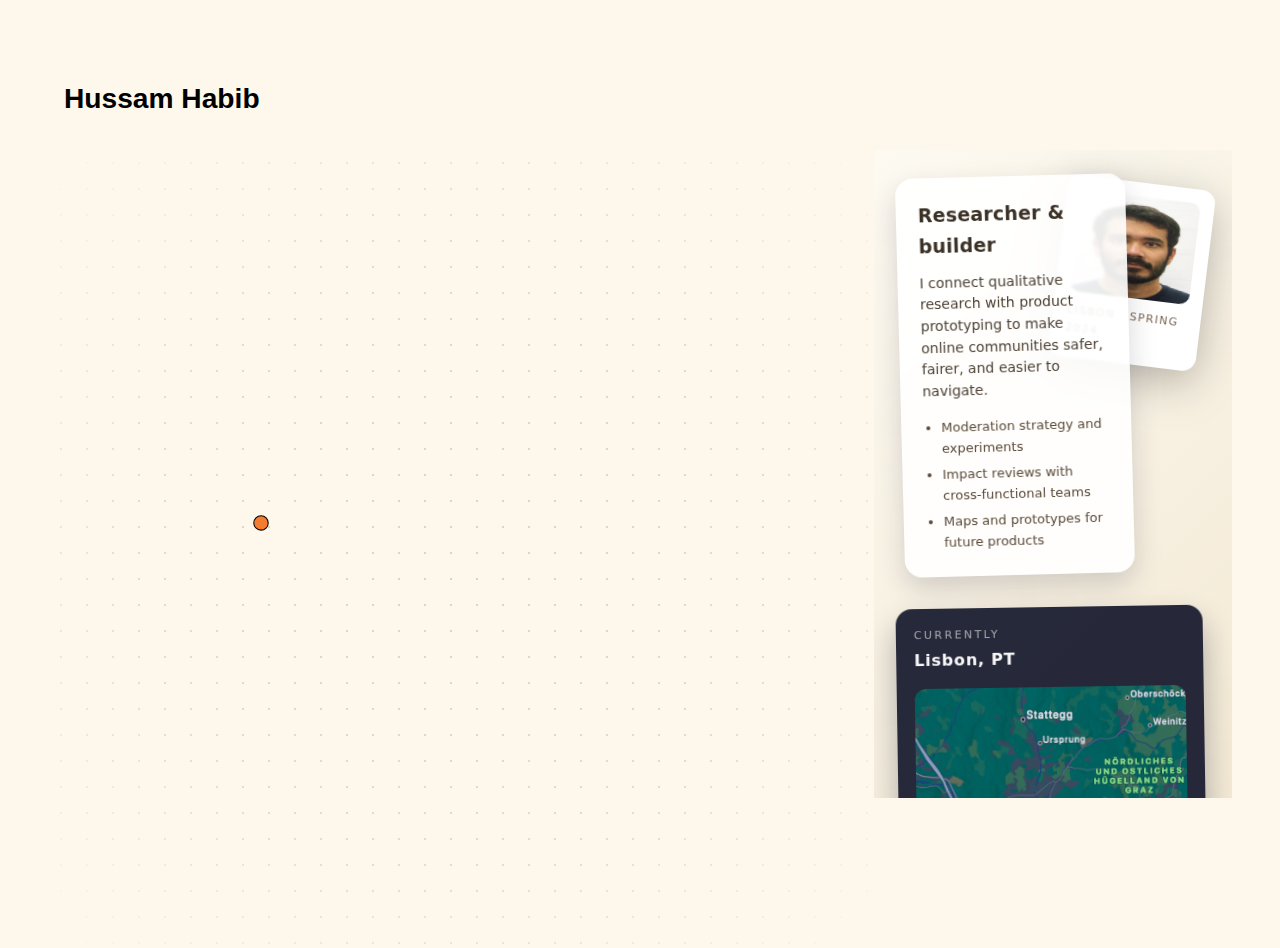
<file: index.html>
<!doctype html>
<html lang="en">
<head>
  <meta charset="utf-8" />
  <title>Hussam Habib</title>
  <link rel="stylesheet" href="style.css" />
</head>
<body>
  <header class="site-header">
    <h1>Hussam Habib</h1>
  </header>

  <main class="site-main">
    <div id="graph-container">
      <svg id="graph" viewBox="0 0 1600 900" xmlns="http://www.w3.org/2000/svg" preserveAspectRatio="xMidYMid meet"></svg>
    </div>
    <aside id="detail-panel" aria-live="polite">
      <div id="detail-panel-inner">
        <h2 id="detail-title">Select a node</h2>
        <div id="detail-content"></div>
      </div>
    </aside>
  </main>

  <script src="panel-manager.js"></script>
  <script src="graph.js"></script>
</body>
</html>
</file>
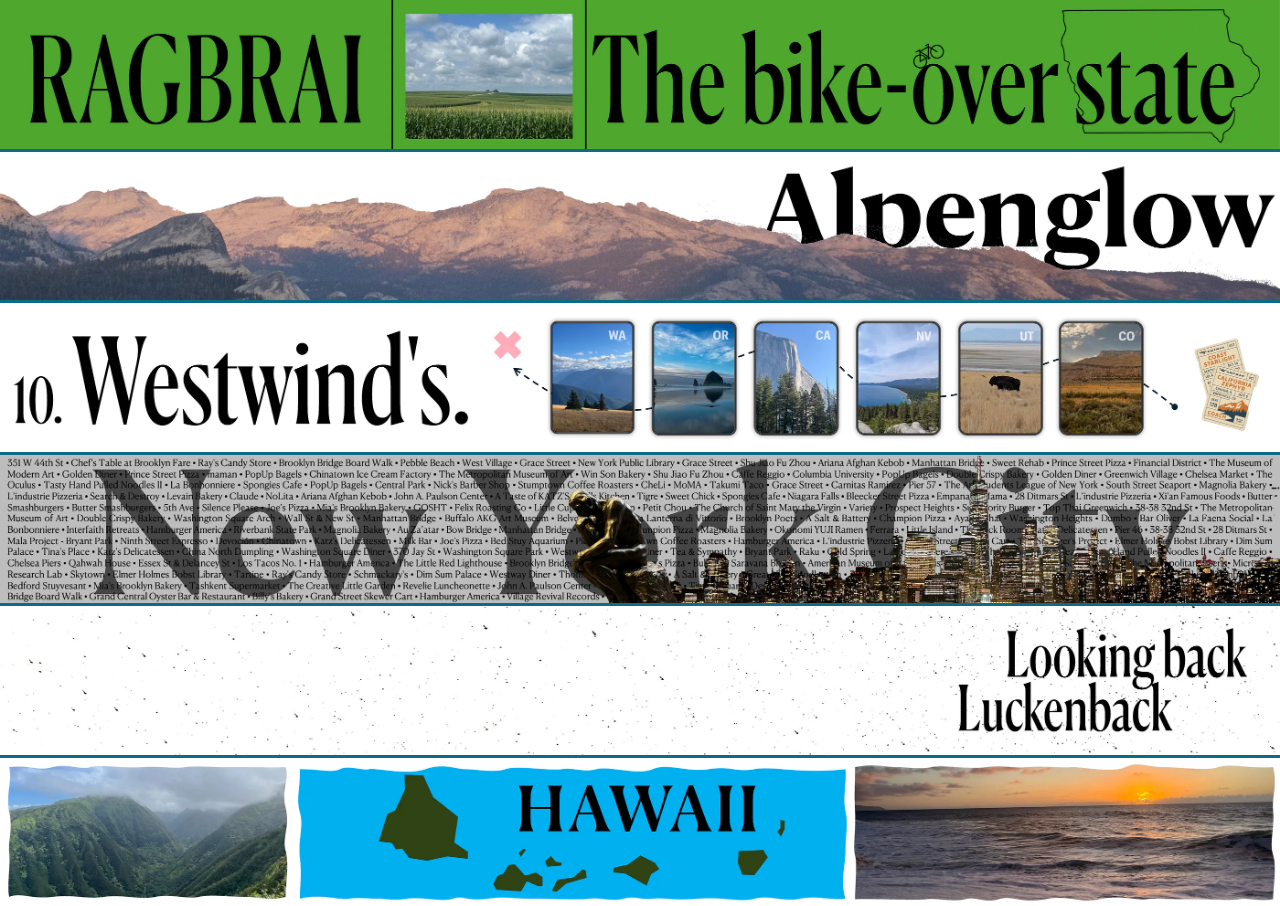
<file: blog/index.html>
<!doctype html>
<html lang="en">
<head>
<meta charset="utf-8" />
<meta name="viewport" content="width=device-width, initial-scale=1" />
<title>Blog Posts</title>
<style>
  :root{
    --rule: 3px;          /* separator thickness */
    --line: #0e6b85;      /* separator color */
    --bg: #ffffff;           /* page background to hide any sub-pixel seams */
    --fade: .28s;         /* hover crossfade duration */
  }

  /* reset */
  * { box-sizing: border-box; }
  html, body {
    margin: 0; padding: 0;
    width: 100%; height: 100%;
    background: var(--bg);
  }

  .board { margin: 0; padding: 0; width: 100%; }

  /* Each ROW is a full-width link — entire row is clickable */
  a.strip{
    display: block;
    position: relative;
    margin: 0; padding: 0;
    width: 100%;
    text-decoration: none;
    color: inherit;
    cursor: pointer;
    -webkit-tap-highlight-color: transparent;
  }
  /* horizontal separator BETWEEN rows (on the next row’s top edge) */
  a.strip + a.strip{ border-top: var(--rule) solid var(--line); }

  /* Base image defines layout height (no cropping) */
  .strip > img.base{
    display: block;
    width: 100%;
    height: auto;              /* keeps aspect ratio */
    user-select: none;
    -webkit-user-drag: none;
  }

  /* Hover image sits on top and fades in */
  .strip > img.hover{
    position: absolute;
    inset: 0;
    width: 100%;
    height: 100%;
    object-fit: cover;         /* assumes same aspect as base; adjust if needed */
    opacity: 0;
    transition: opacity var(--fade) ease;
    pointer-events: none;      /* overlay never blocks clicks */
  }

  /* Show hover image on hover/focus */
  a.strip:is(:hover, :focus-visible) > img.hover{ opacity: 1; }

  /* Accessibility: respect reduced motion */
  @media (prefers-reduced-motion: reduce){
    .strip > img.hover{ transition: none; }
  }
</style>
</head>
<body>

<div class="board">
  <!-- Update href targets; keep your files in /res -->
  <a class="strip" href="ragbrai.html" aria-label="Open page 1">
    <img class="base"  src="res/tiles/ragbrai.webp"        alt="" loading="lazy" decoding="async">
    <img class="hover" src="res/tiles/ragbrai_hover.webp"  alt="" loading="lazy" decoding="async" aria-hidden="true">
  </a>

  <a class="strip" href="alpenglow.html" aria-label="Open page 2">
    <img class="base"  src="res/tiles/alpenglow.webp"        alt="" loading="lazy" decoding="async">
    <img class="hover" src="res/tiles/alpenglow_hover.webp"  alt="" loading="lazy" decoding="async" aria-hidden="true">
  </a>

  <a class="strip" href="westwinds.html" aria-label="Open page 3">
    <img class="base"  src="res/tiles/westwinds.webp"        alt="" loading="lazy" decoding="async">
    <img class="hover" src="res/tiles/westwinds_hover.webp"  alt="" loading="lazy" decoding="async" aria-hidden="true">
  </a>
  <a class="strip" href="nyc.html" aria-label="Open New York page">
    <img class="base"  src="res/tiles/nyc.webp"        alt="" loading="lazy" decoding="async">
    <img class="hover" src="res/tiles/nyc_hover.webp"  alt="" loading="lazy" decoding="async" aria-hidden="true">
  </a>
  <a class="strip" href="luckenback.html" aria-label="Open Luckenback page">
    <img class="base"  src="res/tiles/luckenback.webp"        alt="" loading="lazy" decoding="async">
    <img class="hover" src="res/tiles/luckenback_hover.webp"  alt="" loading="lazy" decoding="async" aria-hidden="true">
  </a>
  <a class="strip" href="hawaii.html" aria-label="Open Hawaii page">
    <img class="base"  src="res/tiles/hawaii.webp"        alt="" loading="lazy" decoding="async">
    <img class="hover" src="res/tiles/hawaii_hover.webp"  alt="" loading="lazy" decoding="async" aria-hidden="true">
  </a>
</div>

</body>
</html>
</file>
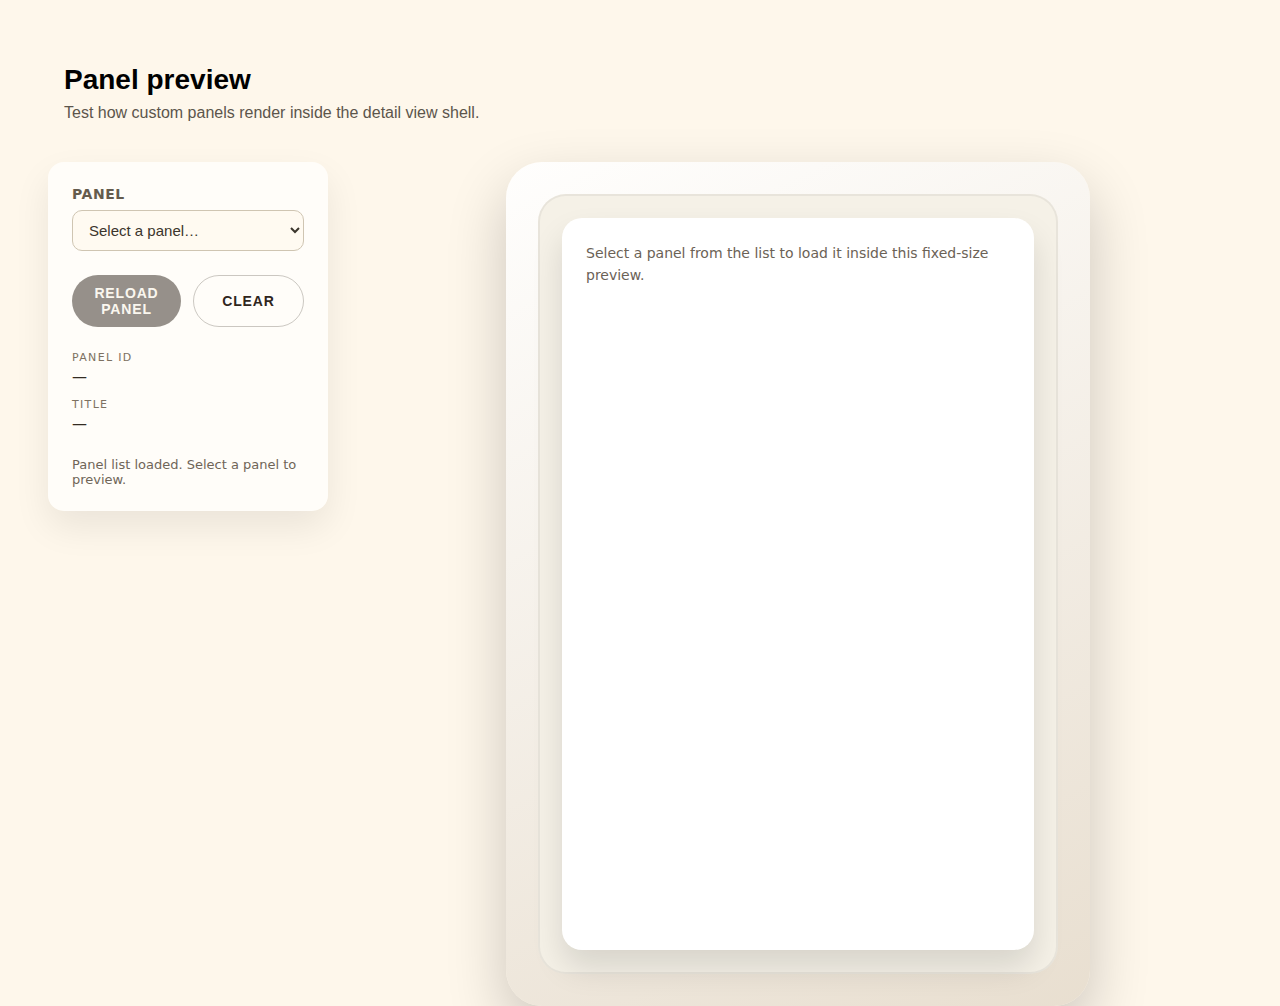
<file: preview.html>
<!doctype html>
<html lang="en">
<head>
  <meta charset="utf-8" />
  <title>Panel Preview · Hussam Habib</title>
  <link rel="stylesheet" href="style.css" />
  <link rel="stylesheet" href="preview.css" />
</head>
<body class="preview-page">
  <header class="site-header preview-header">
    <h1>Panel preview</h1>
    <p class="preview-subtitle">Test how custom panels render inside the detail view shell.</p>
  </header>

  <main class="preview-main">
    <section class="preview-controls" aria-label="Panel controls">
      <div class="control-group">
        <label class="control-label" for="panel-select">Panel</label>
        <select id="panel-select" class="control-select">
          <option value="">Select a panel…</option>
        </select>
      </div>
      <div class="control-actions">
        <button type="button" id="reload-panel" class="control-button" disabled>Reload panel</button>
        <button type="button" id="clear-panel" class="control-button control-button--ghost">Clear</button>
      </div>
      <dl class="panel-meta" id="panel-meta" aria-live="polite">
        <div>
          <dt>Panel ID</dt>
          <dd id="panel-meta-id">—</dd>
        </div>
        <div>
          <dt>Title</dt>
          <dd id="panel-meta-title">—</dd>
        </div>
      </dl>
      <p class="panel-status" id="panel-status" role="status">Choose a panel to start the preview.</p>
    </section>

    <section class="preview-stage" aria-label="Panel preview">
      <div class="preview-device">
        <div class="preview-device-screen">
          <aside id="detail-panel">
            <div id="detail-panel-inner">
              <h2 id="detail-title">Panel preview</h2>
              <div id="detail-content">
                <p class="preview-placeholder">Select a panel from the list to load it inside this fixed-size preview.</p>
              </div>
            </div>
          </aside>
        </div>
      </div>
    </section>
  </main>

  <script src="panel-manager.js"></script>
  <script src="panel-preview.js"></script>
</body>
</html>
</file>
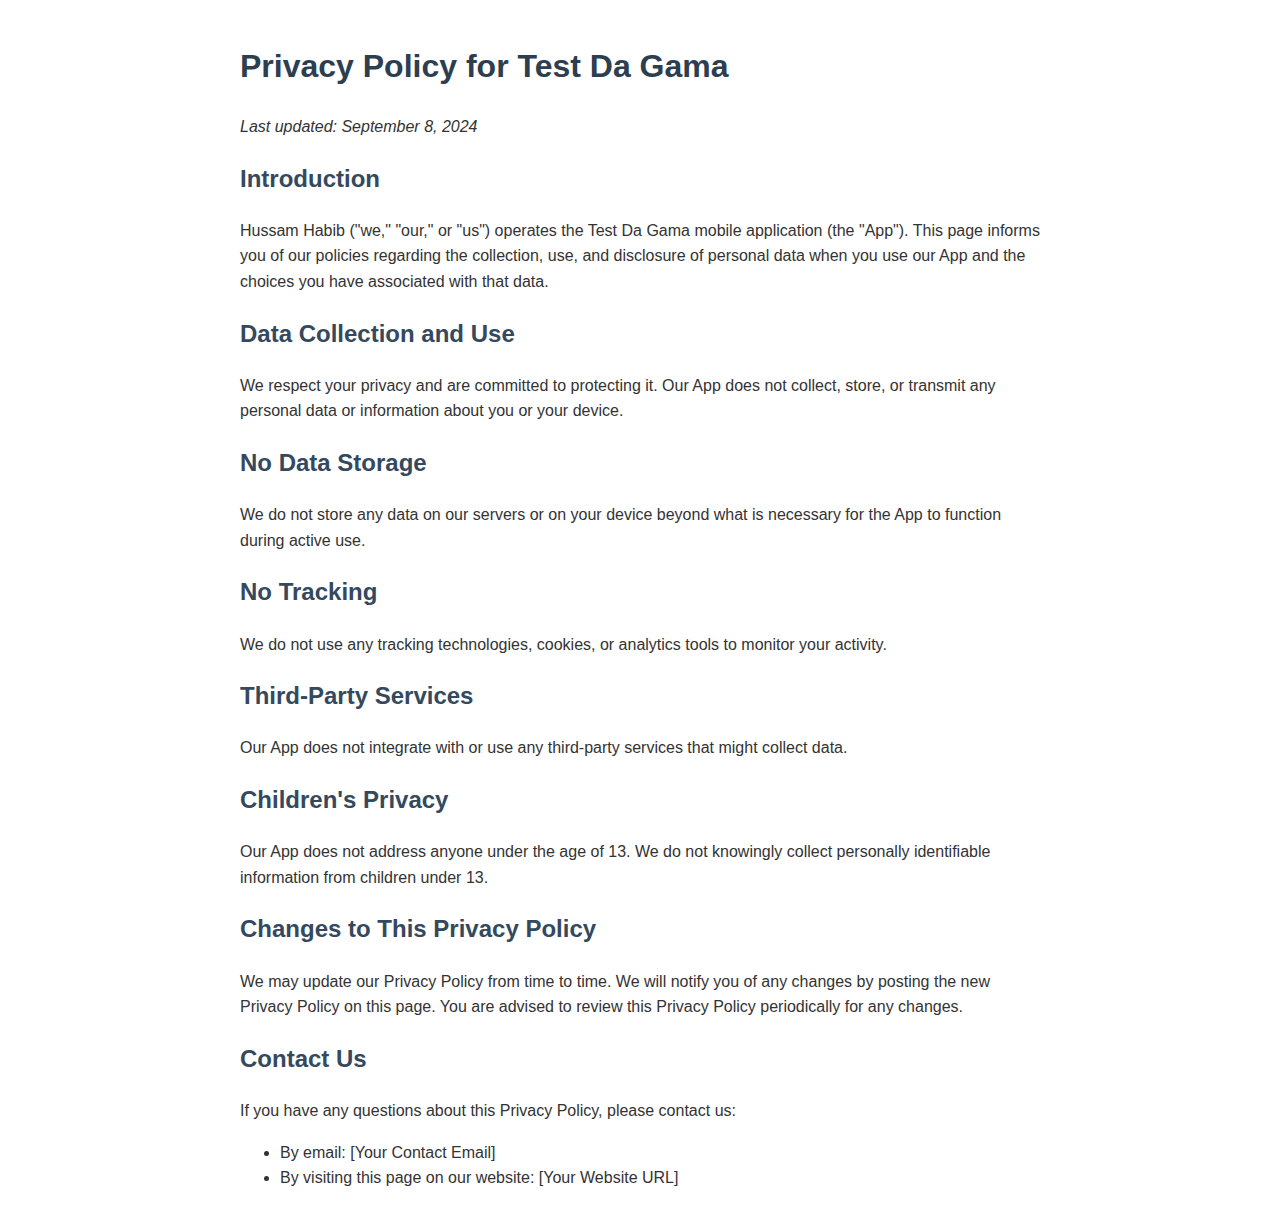
<file: privacy-policy.html>
<!DOCTYPE html>
<html lang="en">
<head>
    <meta charset="UTF-8">
    <meta name="viewport" content="width=device-width, initial-scale=1.0">
    <title>Privacy Policy for Test Da Gama</title>
    <style>
        body {
            font-family: Arial, sans-serif;
            line-height: 1.6;
            color: #333;
            max-width: 800px;
            margin: 0 auto;
            padding: 20px;
        }
        h1 {
            color: #2c3e50;
        }
        h2 {
            color: #34495e;
        }
    </style>
</head>
<body>
    <h1>Privacy Policy for Test Da Gama</h1>
    
    <p><em>Last updated: September 8, 2024</em></p>

    <h2>Introduction</h2>
    <p>Hussam Habib ("we," "our," or "us") operates the Test Da Gama mobile application (the "App"). This page informs you of our policies regarding the collection, use, and disclosure of personal data when you use our App and the choices you have associated with that data.</p>

    <h2>Data Collection and Use</h2>
    <p>We respect your privacy and are committed to protecting it. Our App does not collect, store, or transmit any personal data or information about you or your device.</p>

    <h2>No Data Storage</h2>
    <p>We do not store any data on our servers or on your device beyond what is necessary for the App to function during active use.</p>

    <h2>No Tracking</h2>
    <p>We do not use any tracking technologies, cookies, or analytics tools to monitor your activity.</p>

    <h2>Third-Party Services</h2>
    <p>Our App does not integrate with or use any third-party services that might collect data.</p>

    <h2>Children's Privacy</h2>
    <p>Our App does not address anyone under the age of 13. We do not knowingly collect personally identifiable information from children under 13.</p>

    <h2>Changes to This Privacy Policy</h2>
    <p>We may update our Privacy Policy from time to time. We will notify you of any changes by posting the new Privacy Policy on this page. You are advised to review this Privacy Policy periodically for any changes.</p>

    <h2>Contact Us</h2>
    <p>If you have any questions about this Privacy Policy, please contact us:</p>
    <ul>
        <li>By email: [Your Contact Email]</li>
        <li>By visiting this page on our website: [Your Website URL]</li>
    </ul>
</body>
</html>
</file>
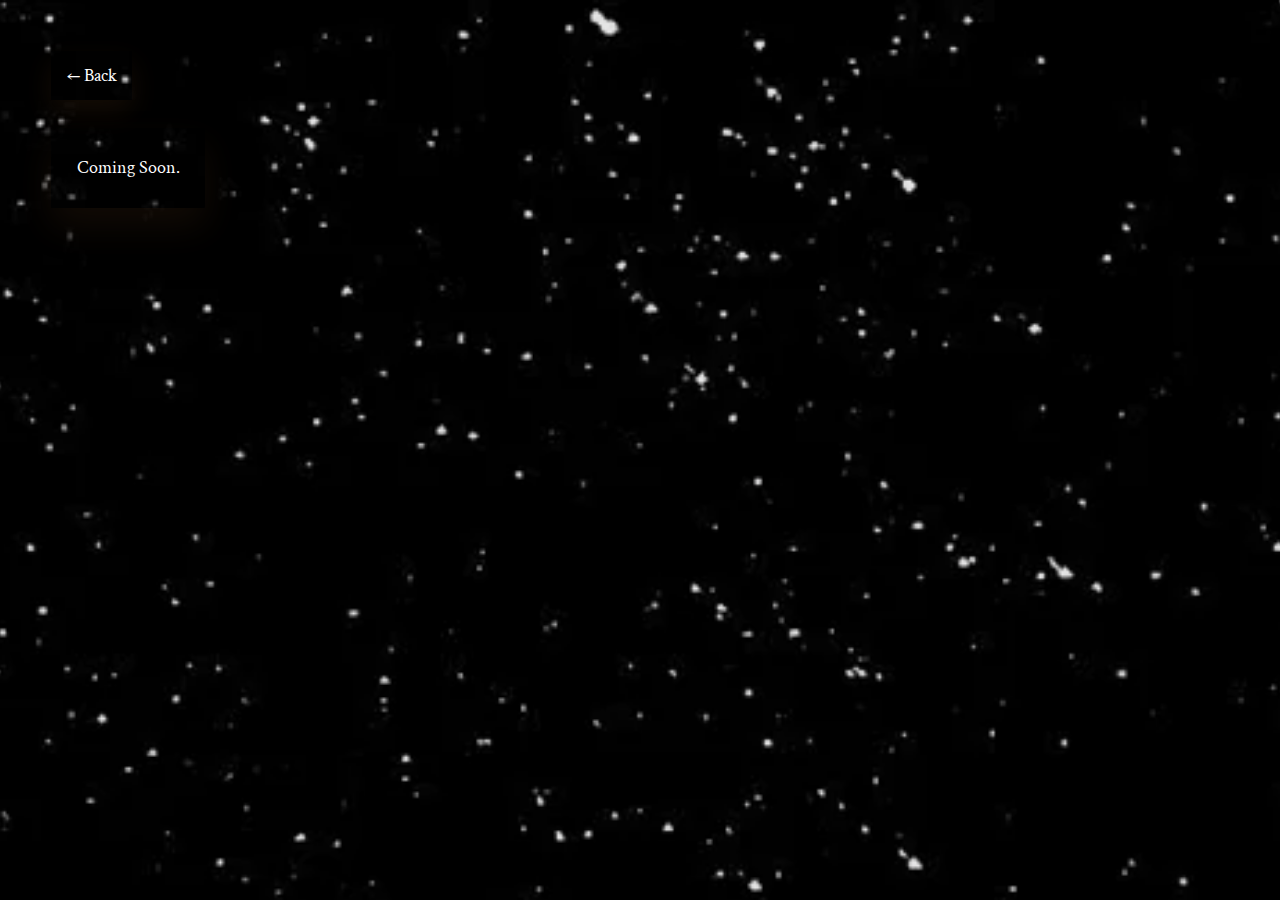
<file: blog/luckenback.html>
<!DOCTYPE html>
<html lang="en">
<head>
  <meta charset="utf-8" />
  <meta name="viewport" content="width=device-width, initial-scale=1" />
  <title>Luckenback</title>
  <link rel="preconnect" href="https://fonts.googleapis.com">
  <link rel="preconnect" href="https://fonts.gstatic.com" crossorigin>
  <link href="https://fonts.googleapis.com/css2?family=Playfair+Display:wght@400;600&family=Crimson+Text:wght@400;600&display=swap" rel="stylesheet">

  <style>
    @font-face{
      font-family: "Canela Deck";
      src: url("res/westwinds/Canela.otf") format("opentype");
      font-display: swap;
    }

    :root{
      --bg: #fef8f0;
      --fg: #21160f;
    }
    *{ box-sizing: border-box; }
    html, body{
      height:100%;
      margin:0;
    }
    body{
      min-height: 100vh;
      background:var(--bg);
      color:var(--fg);
      font-family: system-ui, -apple-system, Segoe UI, Roboto, Helvetica, Arial, "Apple Color Emoji", "Segoe UI Emoji";
    }

    .hero{
      position: relative;
      min-height: 100vh;
      width: 100%;
      overflow: hidden;
    }
    .hero img{
      position: absolute;
      inset: 0;
      width: 100%;
      height: 100%;
      object-fit: cover;
      display:block;
      filter: brightness(0.9) saturate(1.15);
    }

    .hero-overlay{
      position: absolute;
      inset: 0;
      display: flex;
      flex-direction: column;
      align-items: flex-start;
      justify-content: flex-start;
      gap: clamp(14px, 2.2vw, 36px);
      padding: clamp(18px, 4vw, 88px);
      text-align: left;
      pointer-events: none;
    }

    .hero-back{
      pointer-events: auto;
      display: inline-flex;
      align-items: center;
      gap: 10px;
      padding: clamp(8px, 1vw, 16px) clamp(12px, 1.2vw, 22px);
      border-radius: 1px;
      color: #fff;
      font-family: "Crimson Text", Georgia, serif;
      font-size: 18px;
      text-decoration: none;
      box-shadow: 0 12px 28px rgba(90,54,25,0.22);
      transition: transform 0.2s ease, box-shadow 0.2s ease;
    }
    .hero-back:hover{
      transform: translateY(-2px);
      box-shadow: 0 18px 36px rgba(62,30,10,0.26);
    }
    .hero-back:focus-visible{
      outline: 2px solid rgba(62,30,10,0.8);
      outline-offset: 4px;
    }

    .title{
      pointer-events: auto;
      margin:0;
      display: inline-block;
      color: #fff;
      padding: clamp(10px, 1.6vw, 26px);
      border-radius: 1px;
      font-family: "Canela Deck", "Playfair Display", Garamond, Georgia, serif;
      font-weight: 600;
      letter-spacing: .002em;
      font-size: clamp(46px, 8vw, 110px);
      line-height: 1;
    }

    .hero-card{
      pointer-events: auto;
      display: inline-block;
      max-width: min(52ch, 82vw);
      padding: clamp(14px, 2vw, 30px);
      border-radius: 1px;
      color: #ffffff;
      font-family: "Crimson Text", Georgia, serif;
      font-size: 18px;
      line-height: 1.6;
      box-shadow: 0 18px 36px rgba(90,54,25,0.2);
    }
  </style>
</head>
<body>
  <main class="hero">
    <img src="res/tiles/luckenback_hover.webp" alt="Luckenback dance hall with string lights at dusk" loading="lazy" decoding="async" />
    <header class="hero-overlay">
      <a class="hero-back" href="/blog/index.html">← Back</a>
      <div class="hero-card">
      Coming Soon.
      </div>
    </header>
  </main>
</body>
</html>
</file>
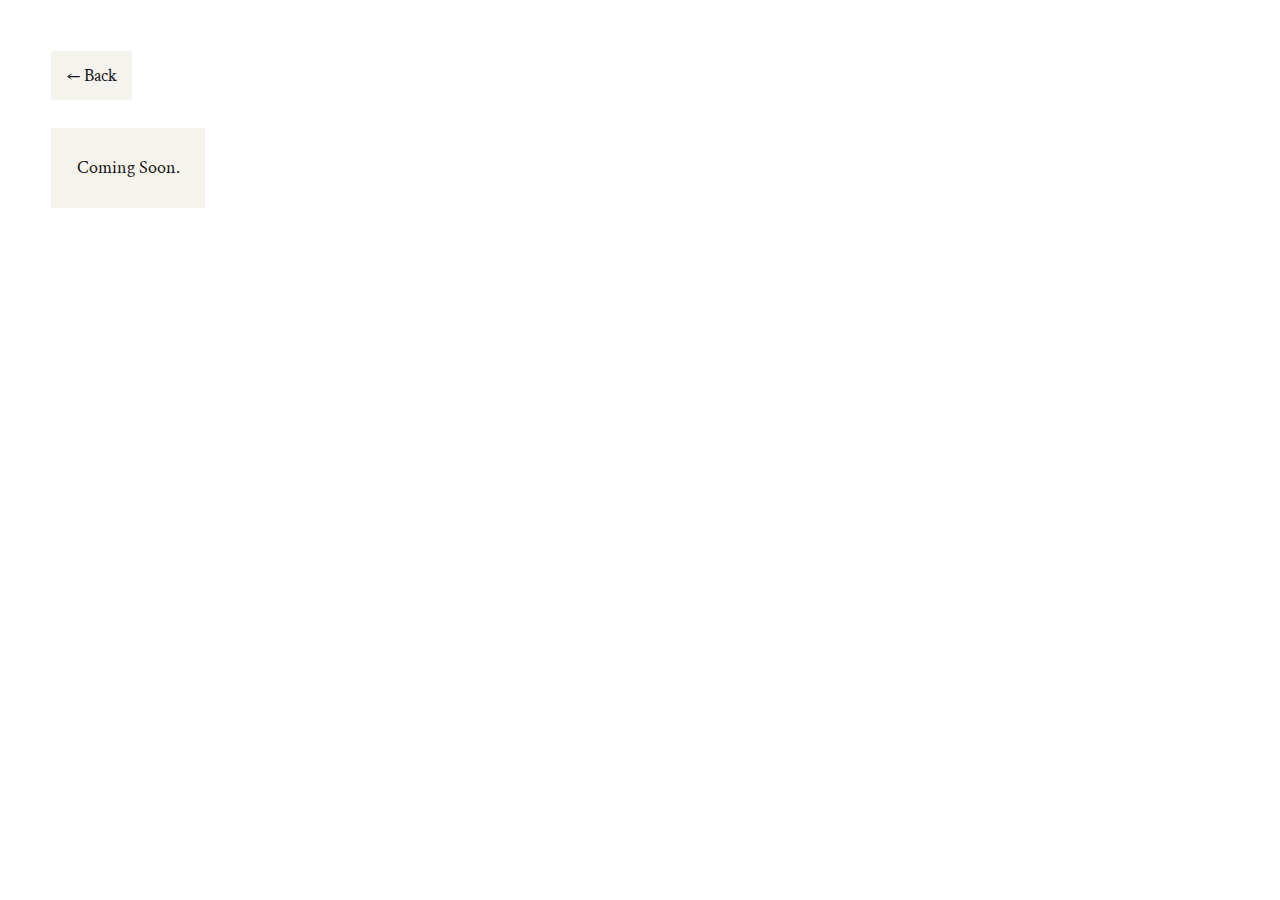
<file: blog/nyc.html>
<!DOCTYPE html>
<html lang="en">
<head>
  <meta charset="utf-8" />
  <meta name="viewport" content="width=device-width, initial-scale=1" />
  <title>New York</title>
  <link rel="preconnect" href="https://fonts.googleapis.com">
  <link rel="preconnect" href="https://fonts.gstatic.com" crossorigin>
  <link href="https://fonts.googleapis.com/css2?family=Playfair+Display:wght@400;600&family=Crimson+Text:wght@400;600&display=swap" rel="stylesheet">

  <style>
    @font-face{
      font-family: "Canela Deck";
      src: url("res/westwinds/Canela.otf") format("opentype");
      font-display: swap;
    }

    :root{
      --bg: #ffffff;
      --fg: #0d0d0f;
    }
    *{ box-sizing: border-box; }
    html, body{
      height:100%;
      margin:0;
    }
    body{
      min-height: 100vh;
      background:var(--bg);
      color:var(--fg);
      font-family: system-ui, -apple-system, Segoe UI, Roboto, Helvetica, Arial, "Apple Color Emoji", "Segoe UI Emoji";
    }

    .hero{
      position: relative;
      min-height: 100vh;
      width: 100%;
      overflow: hidden;
    }
    .hero img{
      position: absolute;
      inset: 0;
      width: 100%;
      height: 100%;
      object-fit: cover;
      display:block;
      filter: brightness(0.85) saturate(1.05);
    }

    .hero-overlay{
      position: absolute;
      inset: 0;
      display: flex;
      flex-direction: column;
      align-items: flex-start;
      justify-content: flex-start;
      gap: clamp(14px, 2.2vw, 36px);
      padding: clamp(18px, 4vw, 88px);
      text-align: left;
      pointer-events: none;
    }

    .hero-back{
      pointer-events: auto;
      display: inline-flex;
      align-items: center;
      gap: 10px;
      padding: clamp(8px, 1vw, 16px) clamp(12px, 1.2vw, 22px);
      border-radius: 1px;
      background: rgba(245, 242, 236, 0.96);
      color: #161616;
      font-family: "Crimson Text", Georgia, serif;
      font-size: 18px;
      text-decoration: none;
      transition: transform 0.2s ease, box-shadow 0.2s ease;
    }
    .hero-back:hover{
      transform: translateY(-2px);
    }
    .hero-back:focus-visible{
      outline: 2px solid #111;
      outline-offset: 4px;
    }

    .title{
      pointer-events: auto;
      margin:0;
      display: inline-block;
      background: rgba(245, 242, 236, 0.94);
      color: #111;
      padding: clamp(10px, 1.6vw, 26px);
      border-radius: 1px;
      font-family: "Canela Deck", "Playfair Display", Garamond, Georgia, serif;
      font-weight: 600;
      letter-spacing: .003em;
      font-size: clamp(46px, 8vw, 110px);
      line-height: 1;
    }

    .hero-card{
      pointer-events: auto;
      display: inline-block;
      max-width: min(52ch, 82vw);
      padding: clamp(14px, 2vw, 30px);
      border-radius: 1px;
      background: rgba(245, 242, 236, 0.92);
      color: #141414;
      font-family: "Crimson Text", Georgia, serif;
      font-size: 18px;
      line-height: 1.6;
    }
  </style>
</head>
<body>
  <main class="hero">
    <!-- <img src="res/tiles/nyc_hover.webp" alt="Midtown Manhattan skyline at dusk" loading="lazy" decoding="async" /> -->
    <header class="hero-overlay">
      <a class="hero-back" href="/blog/index.html">← Back</a>
      <!-- <h1 class="title">New York</h1> -->
      <div class="hero-card">
        Coming Soon.
      </div>
    </header>
  </main>
</body>
</html>
</file>
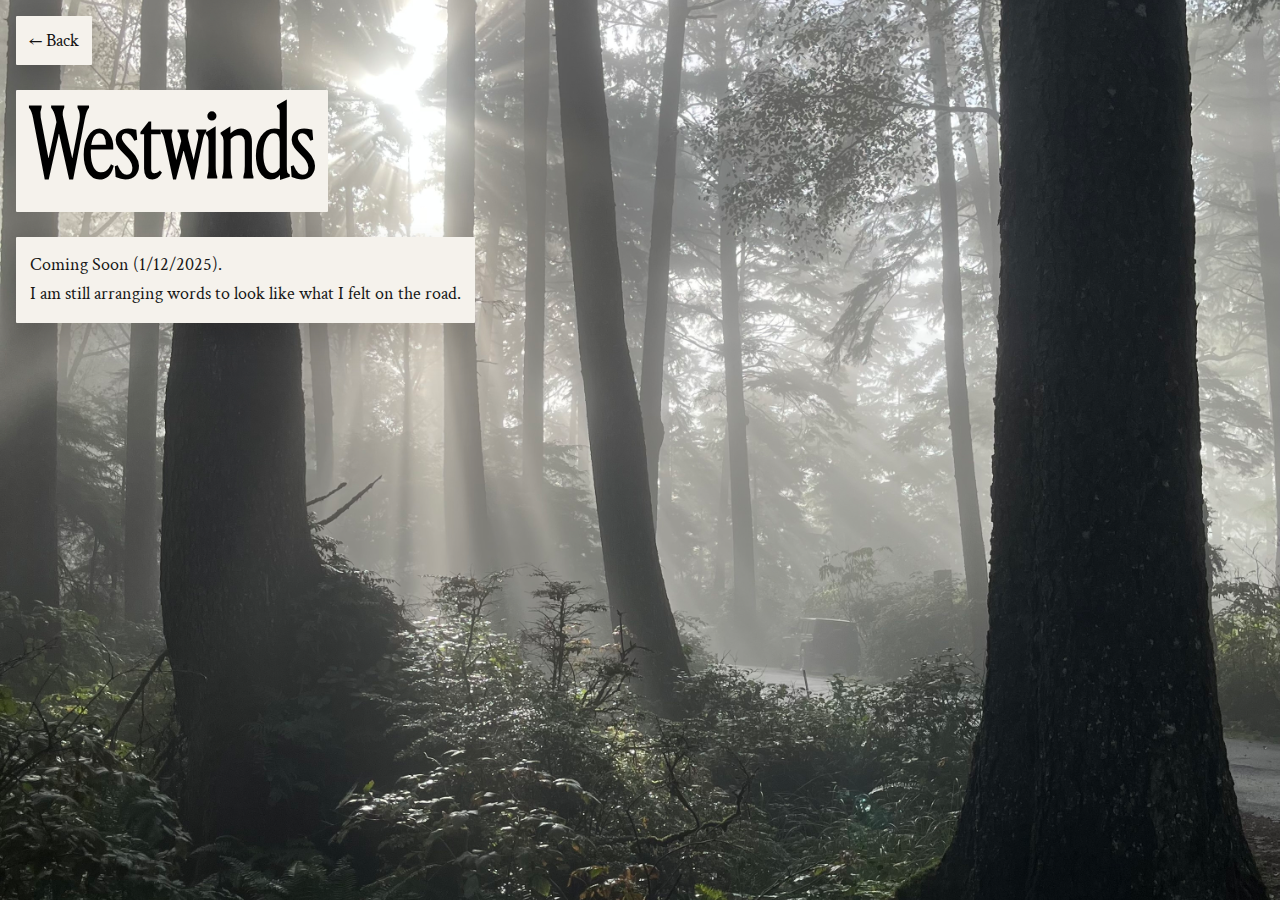
<file: blog/westwinds.html>
<!DOCTYPE html>
<html lang="en">
<head>
  <meta charset="utf-8" />
  <meta name="viewport" content="width=device-width, initial-scale=1" />
  <title>Westwinds</title>

  <!-- Fallback serif similar to Canela via Google Fonts (replace with your Canela kit if you have one) -->
  <link rel="preconnect" href="https://fonts.googleapis.com">
  <link rel="preconnect" href="https://fonts.gstatic.com" crossorigin>
  <link href="https://fonts.googleapis.com/css2?family=Playfair+Display:wght@400;600&family=Crimson+Text:wght@400;600&display=swap" rel="stylesheet">

  <style>
    @font-face{
      font-family: "Canela Deck";
      src: url("res/westwinds/Canela.otf") format("opentype");
      font-display: swap;
    }

    :root{
      --bg: #f5f2ec;
      --fg: #000000;
    }
    *{ box-sizing: border-box; }
    html, body{
      height:100%;
      margin:0;
    }
    body{
      min-height: 100vh;
      background:var(--bg);
      color:var(--fg);
      font-family: system-ui, -apple-system, Segoe UI, Roboto, Helvetica, Arial, "Apple Color Emoji", "Segoe UI Emoji";
    }

    .title{
      margin:0;
      font-family: "Canela Deck", "Canela", "Playfair Display", Garamond, Georgia, serif;
      font-weight: 600;
      letter-spacing: .003em;
      font-size: clamp(42px, 8vw, 96px);
      line-height: 1;
    }

    .hero{
      position: relative;
      min-height: 100vh;
      height: 100vh;
      width: 100%;
      overflow: hidden;
    }
    .hero img{
      position: absolute;
      inset: 0;
      width: 100%;
      height: 100%;
      object-fit:cover;
      display:block;
      filter:none;
    }

    .hero-overlay{
      position: absolute;
      inset: 0;
      display: flex;
      flex-direction: column;
      align-items: flex-start;
      justify-content: flex-start;
      gap: clamp(12px, 2vw, 28px);
      padding: clamp(16px, 1vw, 80px);
      text-align: left;
      pointer-events: none;
    }

    .hero-overlay .title{
      pointer-events: auto;
      display: inline-block;
      background: #f5f2ec;
      color: #000;
      padding: clamp(10px, 1vw, 22px);
      border-radius: 1px;
    }

    .hero-back{
      pointer-events: auto;
      display: inline-flex;
      align-items: center;
      gap: 10px;
      padding: clamp(8px, 1vw, 16px) clamp(10px, 1vw, 20px);
      border-radius: 1px;
      background: rgba(245, 242, 236);
      color: #111;
      font-family: "Crimson Text", Georgia, serif;
      font-size: 18px;
      text-decoration: none;
      box-shadow: 0 10px 24px rgba(0,0,0,0.15);
      transition: transform 0.2s ease, box-shadow 0.2s ease;
    }

    .hero-back:hover{
      transform: translateY(-2px);
      box-shadow: 0 16px 32px rgba(0,0,0,0.2);
    }

    .hero-back:focus-visible{
      outline: 2px solid #111;
      outline-offset: 4px;
    }

    .hero-card{
      pointer-events: auto;
      display: inline-block;
      max-width: min(52ch, 85vw);
      padding: clamp(14px, 1vw, 28px);
      border-radius: 1px;
      background: rgba(245, 242, 236);
      color: #161616;
      font-family: "Crimson Text", Georgia, serif;
      font-size: 18px;
      line-height: 1.6;
      box-shadow: 0 18px 36px rgba(0,0,0,0.18);
    }
  </style>
</head>
<body>
  <main class="hero">
    <img id="hero-image" src="" alt="" loading="lazy" />
    <header class="hero-overlay">
      <a class="hero-back" href="/blog/index.html">← Back</a>
      <h1 class="title">Westwinds</h1>
      <div class="hero-card">
        Coming Soon (1/12/2025).<br>
         I am still arranging words to look like what I felt on the road.
      </div>
    </header>
  </main>

  <script>
    const photos = [
      { src: "res/westwinds/1.jpg", alt: "Westwinds photo 1" },
      { src: "res/westwinds/2.jpg", alt: "Westwinds photo 2" },
      { src: "res/westwinds/3.jpg", alt: "Westwinds photo 3" },
      { src: "res/westwinds/4.jpg", alt: "Westwinds photo 4" },
      { src: "res/westwinds/5.jpg", alt: "Westwinds photo 5" },
      { src: "res/westwinds/6.jpg", alt: "Westwinds photo 6" },
      { src: "res/westwinds/7.jpg", alt: "Westwinds photo 7" },
      { src: "res/westwinds/8.jpg", alt: "Westwinds photo 8" },
      { src: "res/westwinds/9.jpg", alt: "Westwinds photo 9" },
      { src: "res/westwinds/10.jpg", alt: "Westwinds photo 10" },
      { src: "res/westwinds/11.jpg", alt: "Westwinds photo 11" }
    ];

    const heroImage = document.getElementById("hero-image");
    const randomPhoto = photos[Math.floor(Math.random() * photos.length)];
    heroImage.src = randomPhoto.src;
    heroImage.alt = randomPhoto.alt;
  </script>
</body>
</html>
</file>
<file: style.css>
* {
  box-sizing: border-box;
}

html,
body {
  height: 100%;
}

body {
  margin: clamp(1rem, 4vw, 3rem);
  font-family: system-ui, -apple-system, BlinkMacSystemFont, "Helvetica Neue", Arial, sans-serif;
  color: #000000;
  background: #FEF7EB;
  display: flex;
  flex-direction: column;
  min-height: 100vh;
}

.site-header {
  font-size: clamp(13px, 1.1vw, 15px);
  font-family: "Helvetica Neue", Arial;
  padding: clamp(12px, 1.4vw, 16px);
}

@media (max-width: 900px) {
  .site-header {
    padding: 0px 12px;
    text-align: center;
  }
}


.site-main {
  flex: 1;
  display: flex;
  align-items: stretch;
  min-height: 0;
}

#graph-container {
  flex: 1 1 auto;
  max-height: none;
  min-width: 0;
  min-height: clamp(420px, 60vh, 960px);
  overflow: hidden;
  cursor: grab;
  position: relative;
  background-color: #FEF7EB;
  touch-action: none;
  user-select: none;
  -webkit-user-select: none;
}

#graph-container.dragging {
  cursor: grabbing;
}

#graph-container::before {
  content: "";
  position: absolute;
  inset: 0;
  pointer-events: none;
  background-image:
    radial-gradient(circle, rgba(90, 72, 52, 0.32) 0, rgba(90, 72, 52, 0.32) 1px, transparent 1.6px);
  background-size: 26px 26px, 26px 26px;
  background-position: 0 0, 13px 13px;
  opacity: 0.75;
  -webkit-mask-image: radial-gradient(circle at center, rgba(0, 0, 0, 0.85) 0%, rgba(0, 0, 0, 0.65) 55%, rgba(0, 0, 0, 0.35) 75%, rgba(0, 0, 0, 0) 100%);
  mask-image: radial-gradient(circle at center, rgba(0, 0, 0, 0.85) 0%, rgba(0, 0, 0, 0.65) 55%, rgba(0, 0, 0, 0.35) 75%, rgba(0, 0, 0, 0) 100%);
}

#graph-container {
  aspect-ratio: 16 / 9;
}

#graph {
  width: 100%;
  height: 100%;
  max-width: 100%;
  max-height: 100%;
  transform: translate(0);
  shape-rendering: geometricPrecision;
  font-family: futura, BlinkMacSystemFont, "Helvetica Neue", Arial, sans-serif;
  position: relative;
  z-index: 1;
}

@media (max-width: 900px) {
  #graph-container {
    min-height: clamp(280px, 36vh, 520px);
    aspect-ratio: 16 / 10;
  }

  #graph {
    transform: translate(0);
  }
}

#detail-panel {
  flex: 0 0 clamp(280px, 28vw, 420px);
  width: clamp(280px, 28vw, 420px);
  max-width: clamp(320px, 36vw, 520px);
  min-width: 260px;
  max-height: clamp(360px, 72vh, 940px);
  border-left: 1px solid #eee;
  background: transparent;
  padding: clamp(16px, 2vw, 24px);
  overflow-y: auto;
  margin-right: clamp(16px, 3vw, 32px);
  margin-top: clamp(16px, 3vh, 32px);
}

#detail-panel.detail-panel--plain {
  background: transparent;
  border-left: none;
  padding: 0;
  margin-right: 0;
  margin-top: 0;
}

#detail-panel.detail-panel--markdown #detail-content,
#detail-panel.detail-panel--html #detail-content {
  max-width: 30rem;
  margin-left: auto;
  margin-right: auto;
}

#detail-panel.detail-panel--markdown #detail-title {
  max-width: 30rem;
  margin-left: auto;
  margin-right: auto;
  padding: 0 1rem;
}

#detail-panel.detail-panel--markdown #detail-content {
  font-size: clamp(14px, 1.3vw, 16px);
  line-height: 1.65;
  color: #3b352c;
  padding: 0 1rem;
}

#detail-panel.detail-panel--markdown #detail-content > * + * {
  margin-top: clamp(8px, 1vw, 12px);
}

#detail-panel.detail-panel--markdown #detail-content ul,
#detail-panel.detail-panel--markdown #detail-content ol {
  margin-left: 0;
  padding-left: clamp(16px, 1.6vw, 22px);
}

#detail-panel.detail-panel--markdown #detail-content ul li,
#detail-panel.detail-panel--markdown #detail-content ol li {
  margin-bottom: clamp(6px, 0.9vw, 10px);
}

#detail-panel.detail-panel--markdown #detail-content a {
  color: #0066cc;
  text-decoration: underline;
}

#detail-panel.detail-panel--markdown #detail-content a:hover {
  color: #004499;
}

#detail-panel.detail-panel--html #detail-content {
  display: flex;
  flex-direction: column;
  gap: clamp(14px, 1.9vw, 22px);
  font-size: clamp(14px, 1.25vw, 16px);
  line-height: 1.65;
  color: #3b352c;
}

#detail-panel.detail-panel--html #detail-content p {
  margin: 0;
}

#detail-panel.detail-panel--html #detail-content ul {
  margin: 0;
  padding: 0;
  list-style: none;
  display: flex;
  flex-wrap: wrap;
  gap: clamp(8px, 1.1vw, 12px) clamp(10px, 1.5vw, 14px);
}

#detail-panel.detail-panel--html #detail-content li {
  padding: clamp(6px, 1vw, 10px) clamp(12px, 1.7vw, 16px);
  border-radius: 999px;
  background: rgba(242, 221, 181, 0.55);
  font-size: clamp(12px, 1.05vw, 14px);
  letter-spacing: 0.02em;
  color: #2f261d;
}


#detail-panel-inner {
  display: flex;
  flex-direction: column;
  gap: clamp(12px, 1.4vw, 18px);
}

#detail-panel.detail-panel--plain #detail-panel-inner {
  gap: 0;
}

#detail-title {
  margin: 0;
  font-size: clamp(18px, 1.5vw, 22px);
  font-weight: 600;
}

#detail-panel.detail-panel--plain #detail-title {
  display: none;
}

#detail-content {
  font-size: clamp(14px, 1.25vw, 16px);
  line-height: 1.65;
  color: #444;
}

#detail-content.panel-active {
  color: #1f1f1f;
}

#detail-content .panel-container {
  display: block;
  width: 100%;
  max-width: 100%;
}

#detail-content .panel-root {
  position: relative;
  display: block;
  width: 100%;
  max-width: 100%;
  margin: 0 auto;
}

#detail-content .panel-surface {
  position: relative;
  border-radius: 4px;
  max-height: 100vh;
  padding: clamp(18px, 2vw, 28px);
  overflow: hidden;
}

#detail-content .panel-loading,
#detail-content .panel-error {
  display: flex;
  align-items: center;
  justify-content: center;
  min-height: clamp(120px, 18vh, 200px);
  padding: clamp(12px, 1.5vw, 20px);
  text-align: center;
  font-size: clamp(13px, 1.1vw, 15px);
  color: #666;
}

#detail-content .panel-error {
  color: #b23b3b;
}

#detail-content .panel-style {
  display: none;
}

#detail-content:not(.panel-active) p {
  margin-top: 0;
  margin-bottom: clamp(10px, 1.2vw, 14px);
}

#detail-content:not(.panel-active) h3,
#detail-content:not(.panel-active) h4,
#detail-content:not(.panel-active) h5,
#detail-content:not(.panel-active) h6 {
  margin-top: clamp(18px, 2.3vw, 26px);
  margin-bottom: clamp(10px, 1.2vw, 14px);
}

#detail-content:not(.panel-active) ul,
#detail-content:not(.panel-active) ol {
  padding-left: clamp(18px, 2vw, 24px);
  margin-top: 0;
  margin-bottom: clamp(10px, 1.2vw, 14px);
}

@media (max-width: 900px) {
  body {
    margin: 0;
  }

  .site-main {
    flex-direction: column;
    gap: 1.5rem;
  }

  #graph-container {
    max-height: none;
    min-height: 36vh;
    height: 36vh;
    order: 0;
  }

  #detail-panel {
    flex: none;
    width: 100%;
    max-width: 100%;
    min-width: 0;
    max-height: none;
    margin: 0;
    padding: clamp(14px, 3vw, 20px);
    border-left: none;
    border-top: 1px solid #eee;
    order: 1;
  }

  #detail-panel.detail-panel--plain {
    border-top: none;
    padding: 0;
  }

  #detail-panel-inner {
    gap: 12px;
  }

  #detail-panel.detail-panel--markdown #detail-title {
    padding: 0;
  }

  #detail-panel.detail-panel--markdown #detail-content,
  #detail-panel.detail-panel--html #detail-content {
    max-width: 100%;
    padding: 0;
  }
}

.graph-node {
  cursor: pointer;
}

/* Edges */
.link {
  stroke: #777;
  stroke-width: 2;
  fill: none;
  stroke-linecap: round;
  stroke-linejoin: round;
}

/* Root node */
.node-root circle {
  fill: #f47c30;
  stroke: #000;
  stroke-width: 2;
}

/* Icon triangles */
.icon-shape {
  stroke: #111;
  stroke-width: 1.5;
}

/* Document icon */
.doc-rect {
  fill: #ffffff;
  stroke: #777;
  stroke-width: 1;
}

.doc-fold,
.doc-line {
  stroke: #777;
  stroke-width: 1;
  fill: none;
}

/* Labels */
.node-label {
  fill: #222;
  font-size: 18px;
  dominant-baseline: hanging;
  text-anchor: middle;
  pointer-events: none;
  paint-order: stroke fill;
  stroke: #FEF7EB;
  stroke-width: 7px;
  stroke-linecap: round;
  stroke-linejoin: round;
}

.node-with-image .node-label {
  stroke-width: 8px;
}

.node-label-arrow {
  font-size: 0.75em;
}

/* Small circles for "label" nodes */
.node-label-shape {
  fill: #ffffff;
  stroke: #777;
  stroke-width: 1.5;
}
</file>
<file: preview.css>
.preview-page {
  min-height: 100vh;
}

.preview-header {
  display: flex;
  flex-direction: column;
  gap: 8px;
  margin-bottom: 24px;
}

.preview-header h1 {
  font-size: 28px;
  margin: 0;
}

.preview-subtitle {
  margin: 0;
  font-size: 16px;
  color: #5c554b;
}

.preview-main {
  flex: 1;
  display: grid;
  grid-template-columns: 280px 1fr;
  gap: 36px;
  align-items: start;
}

.preview-controls {
  display: flex;
  flex-direction: column;
  gap: 24px;
  padding: 24px;
  background: rgba(255, 255, 255, 0.7);
  border-radius: 16px;
  box-shadow: 0 16px 36px rgba(0, 0, 0, 0.08);
}

.control-group {
  display: flex;
  flex-direction: column;
  gap: 8px;
}

.control-label {
  font-size: 14px;
  font-weight: 600;
  letter-spacing: 0.04em;
  text-transform: uppercase;
  color: #645b4d;
}

.control-select {
  border: 1px solid #cfc5b2;
  border-radius: 10px;
  padding: 10px 12px;
  font-size: 15px;
  background: #fffaf1;
  color: #3b352c;
}

.control-actions {
  display: flex;
  gap: 12px;
}

.control-button {
  flex: 1;
  display: inline-flex;
  align-items: center;
  justify-content: center;
  gap: 8px;
  border: none;
  border-radius: 999px;
  padding: 10px 16px;
  font-size: 14px;
  font-weight: 600;
  text-transform: uppercase;
  letter-spacing: 0.06em;
  cursor: pointer;
  background: #2f261d;
  color: #f7f2e6;
  transition: transform 120ms ease, box-shadow 120ms ease, opacity 120ms ease;
}

.control-button:disabled {
  opacity: 0.5;
  cursor: not-allowed;
}

.control-button:not(:disabled):hover {
  transform: translateY(-1px);
  box-shadow: 0 8px 20px rgba(0, 0, 0, 0.18);
}

.control-button--ghost {
  background: transparent;
  color: #2f261d;
  border: 1px solid rgba(47, 38, 29, 0.25);
  box-shadow: none;
}

.control-button--ghost:hover {
  box-shadow: 0 6px 16px rgba(0, 0, 0, 0.08);
}

.panel-meta {
  margin: 0;
  display: grid;
  grid-template-columns: 1fr;
  gap: 12px;
}

.panel-meta dt {
  font-size: 11px;
  text-transform: uppercase;
  letter-spacing: 0.12em;
  color: #7d7161;
  margin: 0 0 4px;
}

.panel-meta dd {
  margin: 0;
  font-size: 15px;
  color: #332b22;
  word-break: break-word;
}

.panel-status {
  margin: 0;
  font-size: 13px;
  color: #6f6558;
}

.panel-status[data-state="success"] {
  color: #2f6b3a;
}

.panel-status[data-state="error"] {
  color: #a53a3a;
}

.preview-stage {
  display: flex;
  justify-content: center;
}

.preview-device {
  padding: 32px;
  border-radius: 36px;
  background: linear-gradient(155deg, rgba(255, 255, 255, 0.9), rgba(230, 220, 205, 0.9));
  box-shadow: 0 25px 60px rgba(0, 0, 0, 0.2);
}

.preview-device-screen {
  width: 520px;
  height: 780px;
  background: #f5f1e7;
  border-radius: 28px;
  padding: 24px;
  box-shadow: inset 0 0 0 2px rgba(0, 0, 0, 0.05);
  display: flex;
}

.preview-page #detail-panel {
  flex: 1;
  width: 100%;
  max-width: 100%;
  min-width: 0;
  max-height: none;
  margin: 0;
  border-left: none;
  background: #ffffff;
  padding: 24px;
  border-radius: 20px;
  display: flex;
  flex-direction: column;
  overflow: hidden;
  box-shadow: 0 18px 32px rgba(0, 0, 0, 0.12);
}

.preview-page #detail-panel-inner {
  flex: 1;
  display: flex;
  flex-direction: column;
  gap: 16px;
  height: 100%;
}

.preview-page #detail-title {
  margin: 0;
  font-size: 18px;
  font-weight: 600;
  letter-spacing: 0.04em;
  color: #332b22;
}

.preview-page #detail-content {
  flex: 1;
  overflow-y: auto;
  padding: 0;
  background: transparent;
  box-shadow: none;
}

.preview-placeholder {
  margin: 0;
  font-size: 14px;
  line-height: 1.6;
  color: #6b6256;
}

@media (max-width: 1024px) {
  .preview-main {
    grid-template-columns: 1fr;
  }

  .preview-stage {
    order: -1;
  }
}
</file>
